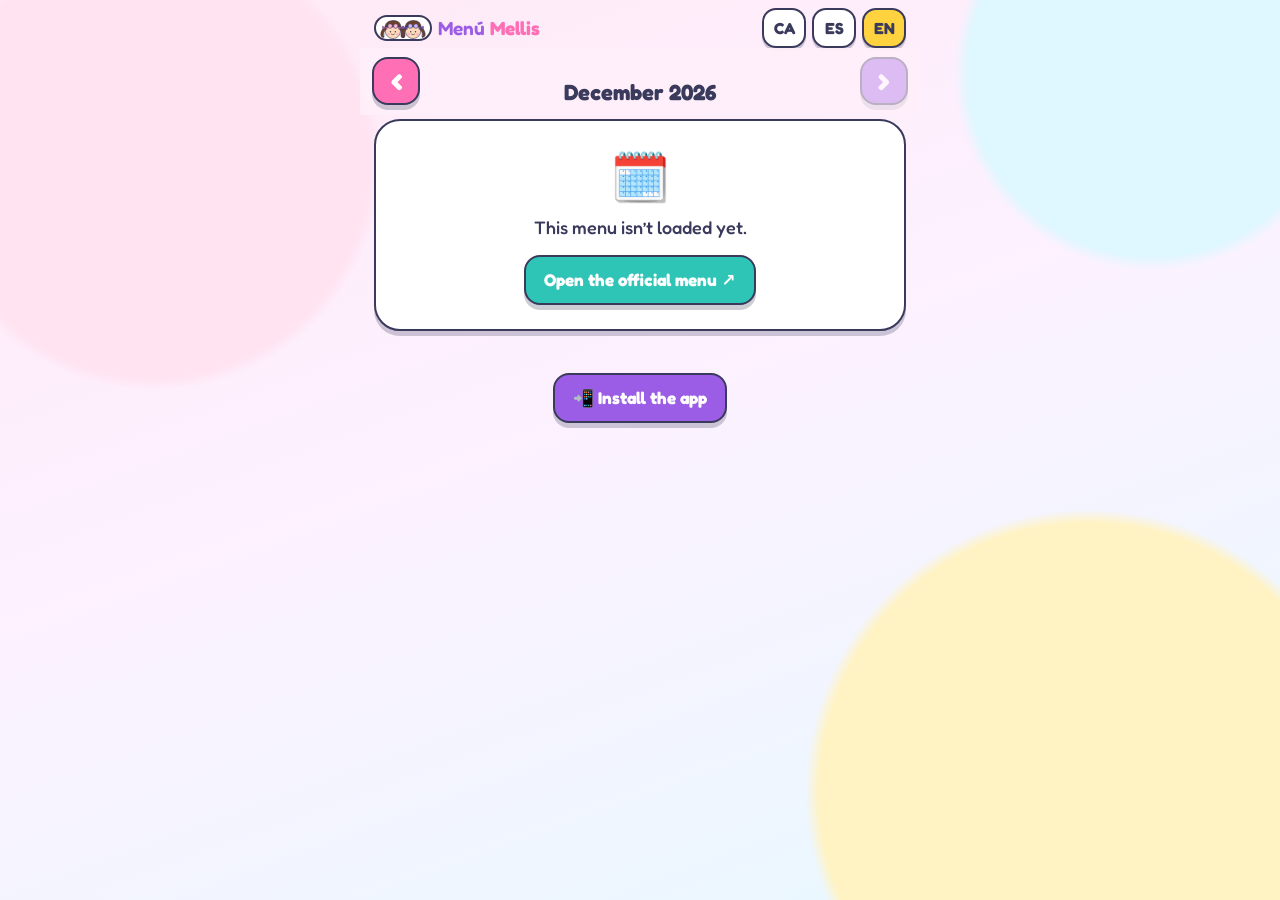
<file: index.html>
<!doctype html>
<html lang="ca">
<head>
  <meta charset="utf-8">
  <meta name="viewport" content="width=device-width, initial-scale=1, viewport-fit=cover">
  <meta name="color-scheme" content="light dark">
  <meta name="theme-color" content="#ffe9f5" media="(prefers-color-scheme: light)">
  <meta name="theme-color" content="#1a1530" media="(prefers-color-scheme: dark)">
  <title>Menú Mellis</title>
  <link rel="icon" href="icons/icon.svg" type="image/svg+xml">
  <link rel="apple-touch-icon" href="icons/apple-touch-icon.png">
  <link rel="manifest" href="manifest.webmanifest">
  <meta name="apple-mobile-web-app-title" content="Menú Mellis">
  <meta name="mobile-web-app-capable" content="yes">
  <link rel="preconnect" href="https://fonts.googleapis.com">
  <link rel="preconnect" href="https://fonts.gstatic.com" crossorigin>
  <link rel="stylesheet" href="https://fonts.googleapis.com/css2?family=Fredoka:wght@400..700&display=swap">
  <link rel="stylesheet" href="style.css">
</head>
<body>
  <header class="top">
    <span class="brand"><span>Menú <b>Mellis</b></span></span>
    <div class="langs" role="group" aria-label="Language">
      <button data-lang="ca">CA</button><button data-lang="es">ES</button><button data-lang="en">EN</button>
    </div>
  </header>

  <nav class="daybar">
    <button class="arrow" id="prev" aria-label="Previous day">‹</button>
    <div class="daytitle">
      <span class="rel" id="rel"></span>
      <span class="date" id="date"></span>
    </div>
    <button class="arrow" id="next" aria-label="Next day">›</button>
  </nav>

  <main id="day" aria-live="polite"></main>

  <footer class="foot" id="foot"></footer>

  <div class="actions">
    <div class="row">
      <button class="btn share-btn" id="shareBtn" type="button" hidden></button>
      <button class="btn install-btn" id="installBtn" type="button" hidden></button>
    </div>
    <p class="share-done" id="shareDone" hidden></p>
    <p class="install-help" id="installHelp" hidden></p>
  </div>

  <script src="app.js"></script>
</body>
</html>
</file>
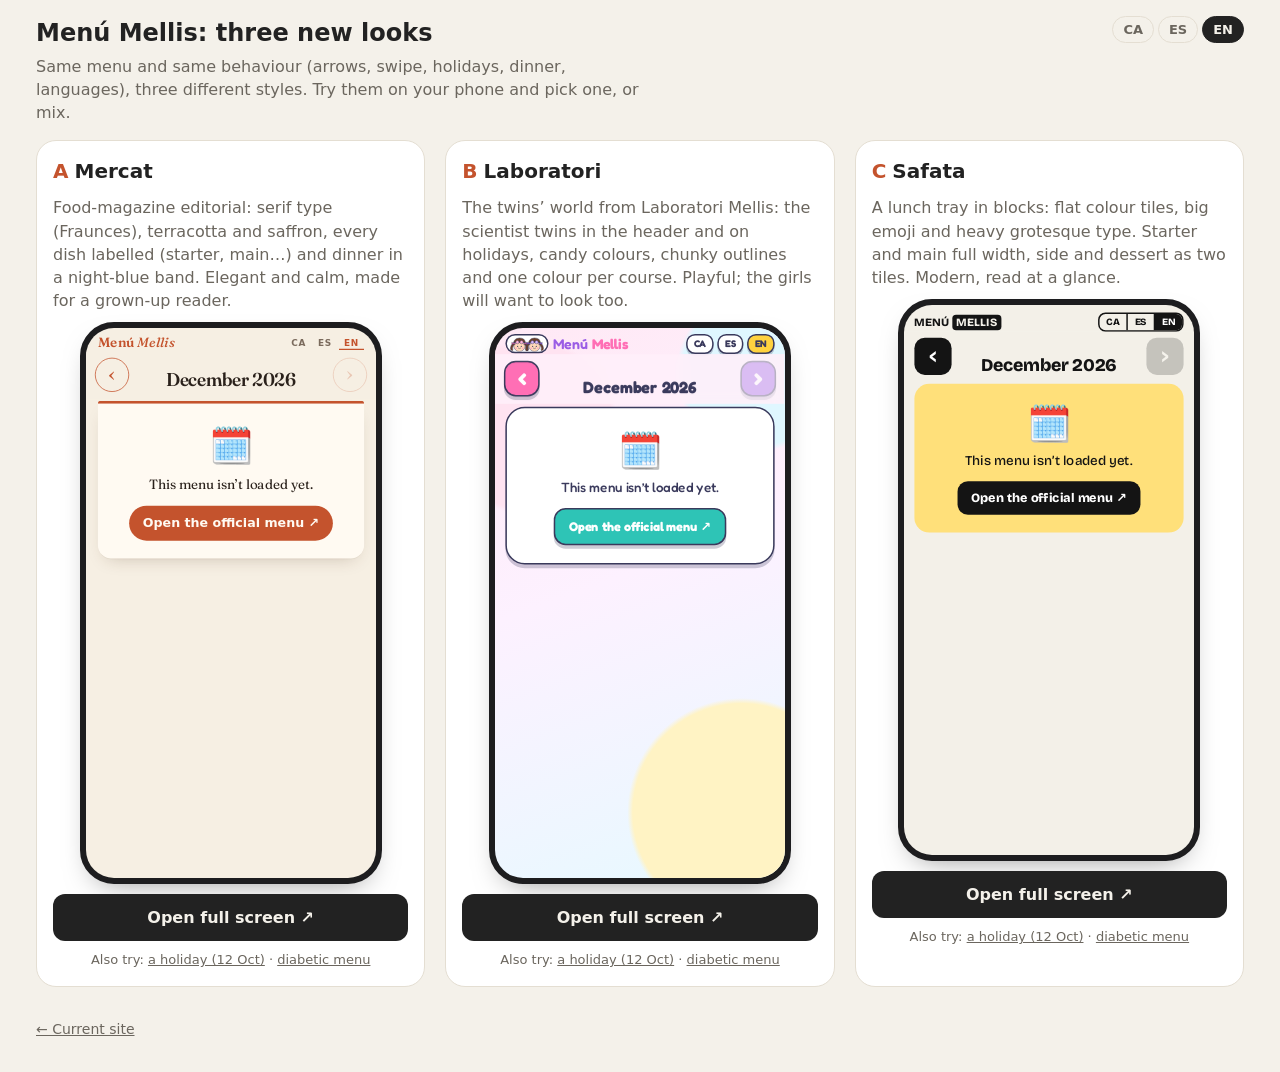
<file: designs/index.html>
<!doctype html>
<html lang="ca">
<head>
  <meta charset="utf-8">
  <meta name="viewport" content="width=device-width, initial-scale=1, viewport-fit=cover">
  <meta name="color-scheme" content="light dark">
  <title>Menú Mellis · Designs</title>
  <link rel="icon" href="data:image/svg+xml,<svg xmlns='http://www.w3.org/2000/svg' viewBox='0 0 100 100'><text y='.9em' font-size='90'>🎨</text></svg>">
  <style>
    :root { --bg: #f4f1ea; --card: #fff; --ink: #222; --muted: #6b665e; --line: #e4ded2; --accent: #c4532d; }
    @media (prefers-color-scheme: dark) {
      :root:not([data-theme="light"]) { --bg: #151413; --card: #211f1c; --ink: #f0ece4; --muted: #a39d91; --line: #35322c; --accent: #f08a5d; }
    }
    :root[data-theme="dark"] { --bg: #151413; --card: #211f1c; --ink: #f0ece4; --muted: #a39d91; --line: #35322c; --accent: #f08a5d; }
    * { box-sizing: border-box; }
    body { margin: 0; background: var(--bg); color: var(--ink); font: 16px/1.45 system-ui, -apple-system, "Segoe UI", Roboto, sans-serif; overflow-x: hidden; }
    header { max-width: 1240px; margin: 0 auto; padding: calc(16px + env(safe-area-inset-top)) 16px 4px; display: flex; gap: 12px; align-items: flex-start; justify-content: space-between; }
    h1 { margin: 0; font-size: 24px; }
    header p { margin: 4px 0 0; color: var(--muted); max-width: 60ch; }
    .langs { display: flex; gap: 4px; flex: none; }
    .langs button { font: 600 13px/1 system-ui; border: 1px solid var(--line); background: transparent; color: var(--muted); border-radius: 999px; padding: 6px 10px; cursor: pointer; }
    .langs button.active { background: var(--ink); color: var(--bg); border-color: var(--ink); }
    .grid { max-width: 1240px; margin: 0 auto; padding: 12px 16px 32px; display: grid; gap: 20px; grid-template-columns: repeat(auto-fit, minmax(min(100%, 340px), 1fr)); }
    .opt { background: var(--card); border: 1px solid var(--line); border-radius: 20px; padding: 16px; display: flex; flex-direction: column; gap: 10px; min-width: 0; }
    .opt h2 { margin: 0; font-size: 20px; }
    .opt h2 span { color: var(--accent); margin-right: 6px; }
    .opt p { margin: 0; color: var(--muted); }
    .phone { align-self: center; width: 302px; height: 562px; border-radius: 34px; border: 6px solid #1d1d1f; overflow: hidden; background: #1d1d1f; box-shadow: 0 12px 30px -16px rgb(0 0 0 / 50%); }
    .phone iframe { width: 390px; height: 740px; border: 0; transform: scale(.7436); transform-origin: 0 0; display: block; border-radius: 28px; }
    .go { align-self: stretch; text-align: center; padding: 12px; border-radius: 12px; background: var(--ink); color: var(--bg); font-weight: 700; text-decoration: none; }
    .tries { font-size: 13px; color: var(--muted); text-align: center; }
    .tries a { color: inherit; }
    @media (max-width: 420px) { .phone { display: none; } header { flex-direction: column-reverse; } .langs { align-self: flex-end; } h1 { font-size: 21px; } }
    footer { max-width: 1240px; margin: 0 auto; padding: 0 16px 32px; color: var(--muted); font-size: 14px; }
    footer a { color: inherit; }
  </style>
</head>
<body>
  <header>
    <div>
      <h1 data-t="title"></h1>
      <p data-t="intro"></p>
    </div>
    <div class="langs" role="group" aria-label="Language">
      <button data-lang="ca">CA</button><button data-lang="es">ES</button><button data-lang="en">EN</button>
    </div>
  </header>
  <main class="grid" id="grid"></main>
  <footer><a href="../" data-t="live"></a></footer>
  <script>
    const LANGS = ['ca', 'es', 'en'];
    const TEXT = {
      title: { ca: 'Menú Mellis: tres looks nous', es: 'Menú Mellis: tres looks nuevos', en: 'Menú Mellis: three new looks' },
      intro: {
        ca: 'El mateix menú i el mateix funcionament (fletxes, lliscar, festius, sopar, idiomes), tres estils diferents. Prova’ls al mòbil i tria’n un, o barreja.',
        es: 'El mismo menú y el mismo funcionamiento (flechas, deslizar, festivos, cena, idiomas), tres estilos distintos. Pruébalos en el móvil y elige uno, o mezcla.',
        en: 'Same menu and same behaviour (arrows, swipe, holidays, dinner, languages), three different styles. Try them on your phone and pick one, or mix.',
      },
      open: { ca: 'Obre a pantalla completa', es: 'Abrir a pantalla completa', en: 'Open full screen' },
      tries: { ca: 'Prova també:', es: 'Prueba también:', en: 'Also try:' },
      holiday: { ca: 'un festiu (12 oct.)', es: 'un festivo (12 oct.)', en: 'a holiday (12 Oct)' },
      diabetic: { ca: 'menú diabètic', es: 'menú diabético', en: 'diabetic menu' },
      live: { ca: '← Web actual', es: '← Web actual', en: '← Current site' },
    };
    const DESIGNS = [
      { id: 'a-mercat', letter: 'A', name: 'Mercat',
        text: {
          ca: 'Editorial de revista de cuina: tipografia amb serifa (Fraunces), terracota i safrà, cada plat amb la seva etiqueta (primer, segon…) i el sopar en una banda blau nit. Elegant i tranquil, pensat per a un adult.',
          es: 'Editorial de revista de cocina: tipografía con serifa (Fraunces), terracota y azafrán, cada plato con su etiqueta (primero, segundo…) y la cena en una banda azul noche. Elegante y tranquilo, pensado para un adulto.',
          en: 'Food-magazine editorial: serif type (Fraunces), terracotta and saffron, every dish labelled (starter, main…) and dinner in a night-blue band. Elegant and calm, made for a grown-up reader.',
        } },
      { id: 'b-laboratori', letter: 'B', name: 'Laboratori',
        text: {
          ca: 'El món de les mellis del Laboratori Mellis: les bessones científiques a la capçalera i als festius, colors de llaminadura, vores gruixudes i un color per plat. Divertit; les nenes també el voldran mirar.',
          es: 'El mundo de las mellis del Laboratori Mellis: las gemelas científicas en la cabecera y en los festivos, colores de chuche, bordes gruesos y un color por plato. Divertido; las niñas también querrán mirarlo.',
          en: 'The twins’ world from Laboratori Mellis: the scientist twins in the header and on holidays, candy colours, chunky outlines and one colour per course. Playful; the girls will want to look too.',
        } },
      { id: 'c-safata', letter: 'C', name: 'Safata',
        text: {
          ca: 'Una safata de dinar en blocs: rajoles de colors plans, emojis grans i lletra grotesca gruixuda. Primer i segon a tota amplada, guarnició i postres en dues peces. Modern, es llegeix d’un cop d’ull.',
          es: 'Una bandeja de comida en bloques: baldosas de colores planos, emojis grandes y letra grotesca gruesa. Primero y segundo a todo el ancho, guarnición y postre en dos piezas. Moderno, se lee de un vistazo.',
          en: 'A lunch tray in blocks: flat colour tiles, big emoji and heavy grotesque type. Starter and main full width, side and dessert as two tiles. Modern, read at a glance.',
        } },
    ];
    const params = new URLSearchParams(location.search);
    if (['light', 'dark'].includes(params.get('theme'))) document.documentElement.dataset.theme = params.get('theme');
    const menu = params.get('menu');
    const store = { get(k) { try { return localStorage.getItem(k); } catch { return null; } }, set(k, v) { try { localStorage.setItem(k, v); } catch {} } };
    const guess = (navigator.language || '').slice(0, 2);
    let lang = LANGS.includes(params.get('lang')) ? params.get('lang') : LANGS.includes(store.get('menu-mellis.lang')) ? store.get('menu-mellis.lang') : LANGS.includes(guess) ? guess : 'ca';
    const t = (o) => o[lang] || o.ca;
    const link = (id, extra = {}) => {
      const q = new URLSearchParams({ ...(menu ? { menu } : {}), ...extra });
      const s = q.toString();
      return `${id}/${s ? `?${s}` : ''}`;
    };
    function render() {
      document.documentElement.lang = lang;
      document.querySelectorAll('[data-t]').forEach((n) => { n.textContent = t(TEXT[n.dataset.t]); });
      document.querySelectorAll('.langs button').forEach((b) => b.classList.toggle('active', b.dataset.lang === lang));
      document.getElementById('grid').innerHTML = DESIGNS.map((d) => `
        <article class="opt">
          <h2><span>${d.letter}</span>${d.name}</h2>
          <p>${t(d.text)}</p>
          <div class="phone"><iframe src="${link(d.id, { lang })}" title="${d.name}" loading="lazy"></iframe></div>
          <a class="go" href="${link(d.id)}">${t(TEXT.open)} ↗</a>
          <div class="tries">${t(TEXT.tries)} <a href="${link(d.id, { date: '2026-10-12' })}">${t(TEXT.holiday)}</a> · <a href="${link(d.id, { menu: 'diabetic-6r' })}">${t(TEXT.diabetic)}</a></div>
        </article>`).join('');
    }
    document.querySelector('.langs').addEventListener('click', (e) => {
      const b = e.target.closest('button[data-lang]');
      if (!b) return;
      lang = b.dataset.lang; store.set('menu-mellis.lang', lang); render();
    });
    render();
  </script>
</body>
</html>
</file>
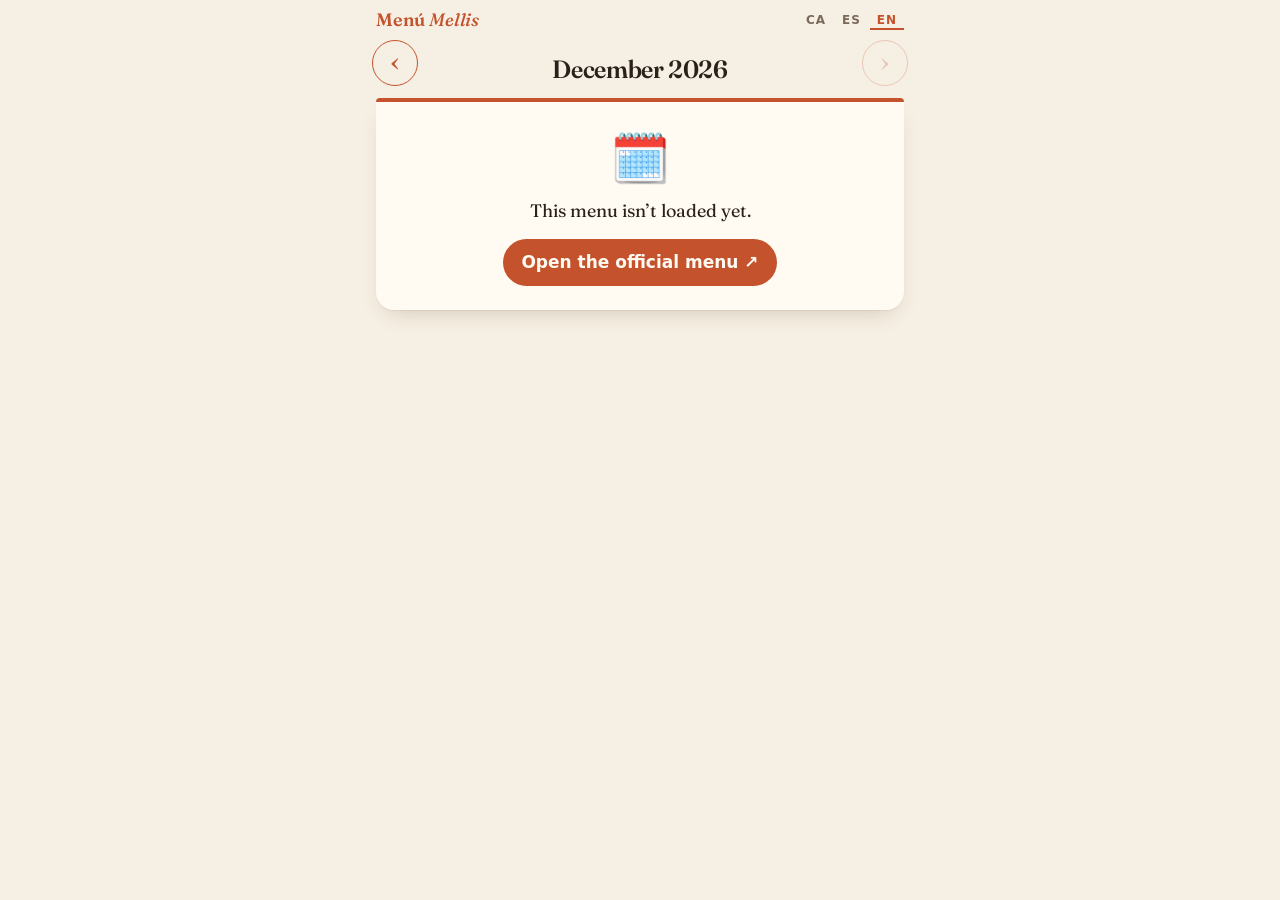
<file: designs/a-mercat/index.html>
<!doctype html>
<html lang="ca">
<head>
  <meta charset="utf-8">
  <meta name="viewport" content="width=device-width, initial-scale=1, viewport-fit=cover">
  <meta name="color-scheme" content="light dark">
  <meta name="theme-color" content="#f6efe3" media="(prefers-color-scheme: light)">
  <meta name="theme-color" content="#1c1714" media="(prefers-color-scheme: dark)">
  <title>Menú Mellis · Mercat</title>
  <link rel="icon" href="data:image/svg+xml,<svg xmlns='http://www.w3.org/2000/svg' viewBox='0 0 100 100'><text y='.9em' font-size='90'>🍽️</text></svg>">
  <link rel="preconnect" href="https://fonts.googleapis.com">
  <link rel="preconnect" href="https://fonts.gstatic.com" crossorigin>
  <link rel="stylesheet" href="https://fonts.googleapis.com/css2?family=Fraunces:ital,opsz,wght@0,9..144,400..700;1,9..144,400..600&display=swap">
  <link rel="stylesheet" href="style.css">
</head>
<body>
  <header class="top">
    <span class="brand">Menú <em>Mellis</em></span>
    <div class="langs" role="group" aria-label="Language">
      <button data-lang="ca">CA</button><button data-lang="es">ES</button><button data-lang="en">EN</button>
    </div>
  </header>

  <nav class="daybar">
    <button class="arrow" id="prev" aria-label="Previous day">‹</button>
    <div class="daytitle">
      <span class="rel" id="rel"></span>
      <span class="date" id="date"></span>
    </div>
    <button class="arrow" id="next" aria-label="Next day">›</button>
  </nav>

  <main id="day" aria-live="polite"></main>

  <footer class="foot" id="foot"></footer>

  <script src="app.js"></script>
</body>
</html>
</file>
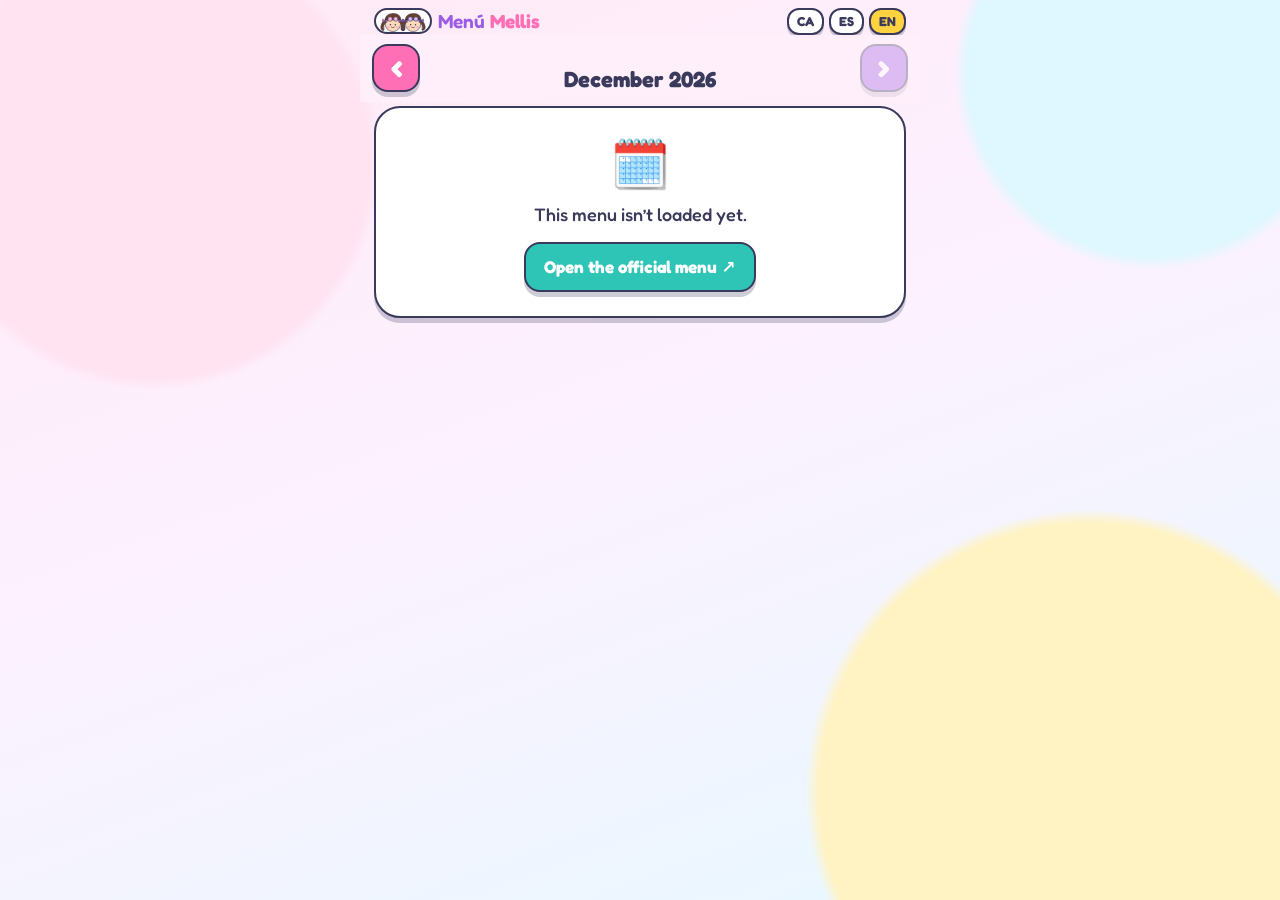
<file: designs/b-laboratori/index.html>
<!doctype html>
<html lang="ca">
<head>
  <meta charset="utf-8">
  <meta name="viewport" content="width=device-width, initial-scale=1, viewport-fit=cover">
  <meta name="color-scheme" content="light dark">
  <meta name="theme-color" content="#ffe9f5" media="(prefers-color-scheme: light)">
  <meta name="theme-color" content="#1a1530" media="(prefers-color-scheme: dark)">
  <title>Menú Mellis · Laboratori</title>
  <link rel="icon" href="data:image/svg+xml,<svg xmlns='http://www.w3.org/2000/svg' viewBox='0 0 100 100'><text y='.9em' font-size='90'>🍽️</text></svg>">
  <link rel="preconnect" href="https://fonts.googleapis.com">
  <link rel="preconnect" href="https://fonts.gstatic.com" crossorigin>
  <link rel="stylesheet" href="https://fonts.googleapis.com/css2?family=Fredoka:wght@400..700&display=swap">
  <link rel="stylesheet" href="style.css">
</head>
<body>
  <header class="top">
    <span class="brand"><span>Menú <b>Mellis</b></span></span>
    <div class="langs" role="group" aria-label="Language">
      <button data-lang="ca">CA</button><button data-lang="es">ES</button><button data-lang="en">EN</button>
    </div>
  </header>

  <nav class="daybar">
    <button class="arrow" id="prev" aria-label="Previous day">‹</button>
    <div class="daytitle">
      <span class="rel" id="rel"></span>
      <span class="date" id="date"></span>
    </div>
    <button class="arrow" id="next" aria-label="Next day">›</button>
  </nav>

  <main id="day" aria-live="polite"></main>

  <footer class="foot" id="foot"></footer>

  <script src="app.js"></script>
</body>
</html>
</file>
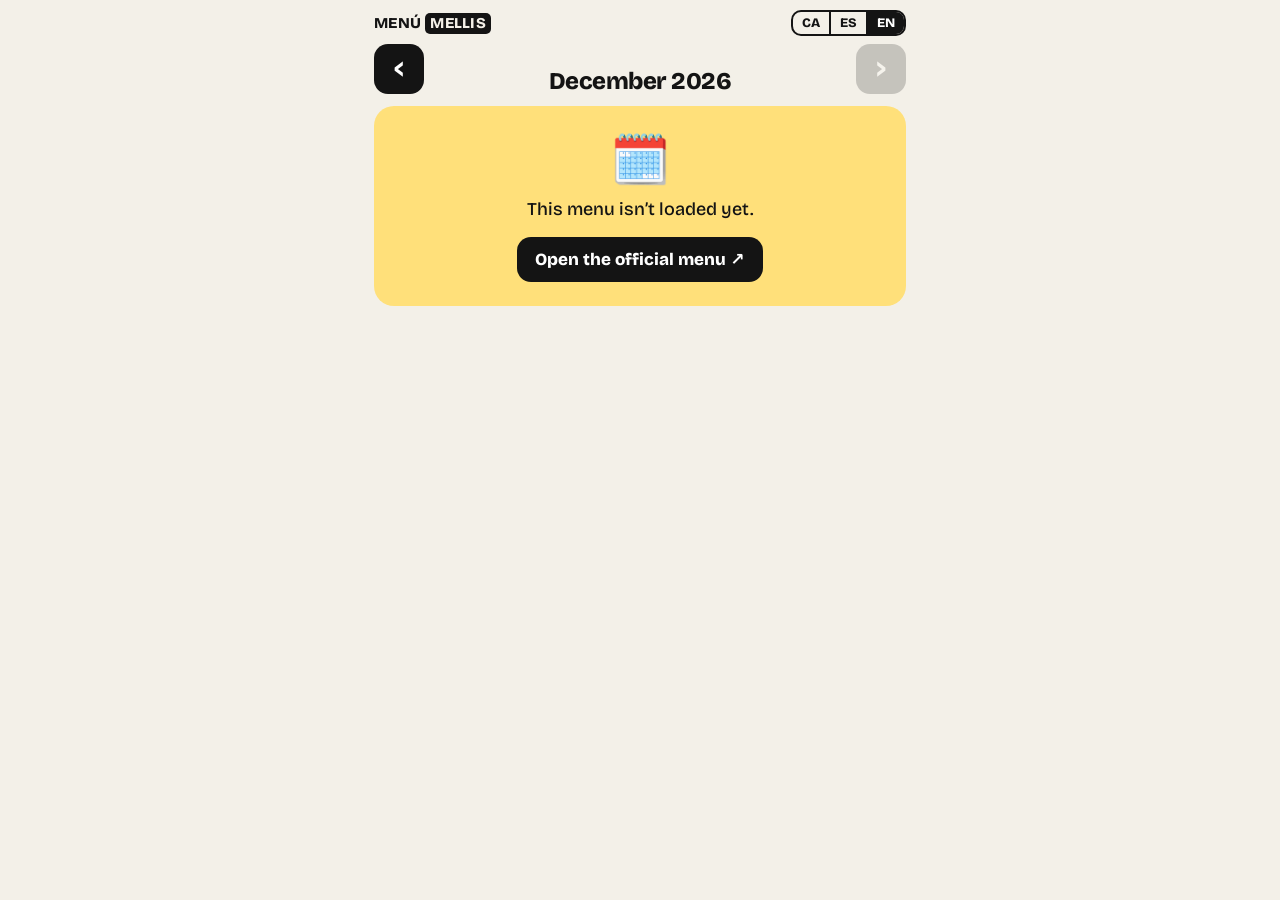
<file: designs/c-safata/index.html>
<!doctype html>
<html lang="ca">
<head>
  <meta charset="utf-8">
  <meta name="viewport" content="width=device-width, initial-scale=1, viewport-fit=cover">
  <meta name="color-scheme" content="light dark">
  <meta name="theme-color" content="#f3f0e8" media="(prefers-color-scheme: light)">
  <meta name="theme-color" content="#111111" media="(prefers-color-scheme: dark)">
  <title>Menú Mellis · Safata</title>
  <link rel="icon" href="data:image/svg+xml,<svg xmlns='http://www.w3.org/2000/svg' viewBox='0 0 100 100'><text y='.9em' font-size='90'>🍽️</text></svg>">
  <link rel="preconnect" href="https://fonts.googleapis.com">
  <link rel="preconnect" href="https://fonts.gstatic.com" crossorigin>
  <link rel="stylesheet" href="https://fonts.googleapis.com/css2?family=Bricolage+Grotesque:opsz,wght@12..96,400..800&display=swap">
  <link rel="stylesheet" href="style.css">
</head>
<body>
  <header class="top">
    <span class="brand">MENÚ<b>MELLIS</b></span>
    <div class="langs" role="group" aria-label="Language">
      <button data-lang="ca">CA</button><button data-lang="es">ES</button><button data-lang="en">EN</button>
    </div>
  </header>

  <nav class="daybar">
    <button class="arrow" id="prev" aria-label="Previous day">‹</button>
    <div class="daytitle">
      <span class="rel" id="rel"></span>
      <span class="date" id="date"></span>
    </div>
    <button class="arrow" id="next" aria-label="Next day">›</button>
  </nav>

  <main id="day" aria-live="polite"></main>

  <footer class="foot" id="foot"></footer>

  <script src="app.js"></script>
</body>
</html>
</file>
<file: style.css>
/* Menú Mellis — the Mellis twins' candy lab (Fredoka, chunky outlines and drop shadows, one colour per course). */
:root {
  --ink: #3a3a5c;
  --muted: #6e6a8e;
  --card: #ffffff;
  --line: #efe6f7;
  --pink: #ff6fb5;
  --teal: #2ec4b6;
  --yellow: #ffd23f;
  --purple: #9b5de5;
  --orange: #ff9f1c;
  --blue: #3a86ff;
  --c-first: #c9f4ef;
  --c-second: #ffe0bd;
  --c-side: #fff3b8;
  --c-dessert: #ffd6ea;
  --c-bread: #eadcff;
  --edge: #3a3a5c;
  --pop: 0 5px 0 rgb(58 58 92 / 25%);
  --bg:
    radial-gradient(circle at 12% 18%, #ffe3f1 0 16%, transparent 17%),
    radial-gradient(circle at 90% 8%, #dff7ff 0 13%, transparent 14%),
    radial-gradient(circle at 85% 88%, #fff3c4 0 20%, transparent 21%),
    linear-gradient(160deg, #ffe9f5 0%, #fdf1ff 45%, #e6f9ff 100%);
  --bar: rgb(255 240 250 / 88%);
  --night: linear-gradient(150deg, #5b3fa8 0%, #3a3a8c 100%);
  --round: "Fredoka", "Baloo 2", system-ui, -apple-system, sans-serif;
}
@media (prefers-color-scheme: dark) {
  :root:not([data-theme="light"]) {
    --ink: #f3eeff;
    --muted: #b9b1dc;
    --card: #2a2346;
    --line: #3b3360;
    --c-first: #1d4d4a;
    --c-second: #5a3a17;
    --c-side: #4f4518;
    --c-dessert: #5a2442;
    --c-bread: #3d2d66;
    --edge: #0f0b22;
    --pop: 0 5px 0 rgb(0 0 0 / 45%);
    --bg:
      radial-gradient(circle at 12% 18%, rgb(255 111 181 / 14%) 0 16%, transparent 17%),
      radial-gradient(circle at 90% 8%, rgb(46 196 182 / 12%) 0 13%, transparent 14%),
      radial-gradient(circle at 85% 88%, rgb(155 93 229 / 16%) 0 20%, transparent 21%),
      linear-gradient(160deg, #1d1636 0%, #1a1530 50%, #121a33 100%);
    --bar: rgb(26 21 48 / 88%);
    --night: linear-gradient(150deg, #3b2a78 0%, #1f2a5e 100%);
  }
}

* { box-sizing: border-box; }
html { -webkit-text-size-adjust: 100%; }
body {
  margin: 0; min-height: 100vh;
  background: var(--bg); background-attachment: fixed;
  color: var(--ink);
  font: 500 17px/1.3 var(--round);
  overflow-x: hidden;
  padding-bottom: env(safe-area-inset-bottom);
}
button { font: inherit; color: inherit; cursor: pointer; }

.top {
  display: flex; align-items: center; justify-content: space-between; gap: 8px;
  padding: calc(8px + env(safe-area-inset-top)) 14px 0;
  max-width: 560px; margin: 0 auto;
}
.brand { display: flex; align-items: center; gap: 6px; font-size: 19px; font-weight: 600; color: var(--purple); white-space: nowrap; }
.brand b { color: var(--pink); font-weight: 700; }
.brand .twins {
  width: 58px; height: 26px; flex: none;
  background: #fff; border-radius: 999px; border: 2px solid var(--edge); padding: 1px 2px 0;
}
.langs { display: flex; gap: 6px; }
.langs button {
  min-width: 44px; min-height: 40px; padding: 0 8px;
  border: 2px solid var(--edge); background: var(--card); border-radius: 14px;
  font-size: 16px; font-weight: 700; box-shadow: 0 3px 0 rgb(58 58 92 / 25%);
}
.langs button:active { transform: translateY(2px); box-shadow: 0 1px 0 rgb(58 58 92 / 25%); }
.langs button.active { background: var(--yellow); color: #3a3a5c; }

.daybar {
  position: sticky; top: 0; z-index: 2;
  display: flex; align-items: center; gap: 8px;
  padding: 8px 12px 10px;
  background: var(--bar); -webkit-backdrop-filter: blur(8px); backdrop-filter: blur(8px);
  max-width: 560px; margin: 0 auto;
}
.arrow {
  flex: none; width: 48px; height: 48px; border-radius: 16px;
  border: 2.5px solid var(--edge); color: #fff; box-shadow: var(--pop);
  font-size: 32px; font-weight: 700; line-height: 1; padding-bottom: 5px;
  transition: transform .1s;
}
#prev { background: var(--pink); }
#next { background: var(--purple); }
.arrow:active { transform: translateY(3px); box-shadow: 0 2px 0 rgb(58 58 92 / 25%); }
.arrow:disabled { opacity: .35; cursor: default; }
.daytitle { flex: 1; text-align: center; min-width: 0; }
.rel {
  display: inline-block; font-size: 13px; font-weight: 700; letter-spacing: .04em; text-transform: uppercase;
  color: #3a3a5c; background: var(--yellow); padding: 1px 10px; border-radius: 999px;
  transform: rotate(-3deg); min-height: 1.3em;
}
.rel:empty { background: transparent; }
.date { display: block; font-size: 22px; font-weight: 700; line-height: 1.15; margin-top: 2px; }
.date::first-letter { text-transform: uppercase; }

main {
  max-width: 560px; margin: 0 auto; padding: 4px 14px 8px;
  touch-action: pan-y;
}

/* Animations (classes set by animateIn() in app.js). --dx/--dy: where the new day comes from. */
main.from-up { --dx: 0px; --dy: 28px; --rot: 0deg; }
main.from-r { --dx: 70px; --dy: 0px; --rot: 2deg; }
main.from-l { --dx: -70px; --dy: 0px; --rot: -2deg; }
main.anim .card {
  animation: card-in .5s cubic-bezier(.25, 1.4, .45, 1) both;
  animation-delay: calc(var(--c, 0) * 110ms);
}
main.anim .dishes li {
  animation: row-in .45s cubic-bezier(.25, 1.55, .45, 1) both;
  animation-delay: calc(var(--c, 0) * 110ms + 90ms + var(--i, 0) * 70ms);
}
main.anim .dishes .e {
  animation: pop .6s cubic-bezier(.3, 1.6, .5, 1) both;
  animation-delay: calc(var(--c, 0) * 110ms + 160ms + var(--i, 0) * 70ms);
}
main.from-up .card h2 > span:first-child { display: inline-block; animation: wiggle .7s ease-in-out .5s; }
@keyframes card-in { from { opacity: 0; transform: translate(var(--dx), var(--dy)) rotate(var(--rot)) scale(.94); } }
@keyframes row-in { from { opacity: 0; transform: translate(calc(var(--dx) * .6), calc(var(--dy) * .6)) scale(.85); } }
@keyframes pop {
  0% { transform: scale(0) rotate(-40deg); }
  70% { transform: scale(1.18) rotate(8deg); }
  100% { transform: none; }
}
@keyframes wiggle { 20%, 60% { transform: rotate(-12deg); } 40%, 80% { transform: rotate(12deg); } }
.rel.tick { animation: sticker .5s cubic-bezier(.3, 1.8, .5, 1) both; }
.date.tick { animation: date-in .35s ease-out both; }
@keyframes sticker { from { transform: rotate(-3deg) scale(0); } to { transform: rotate(-3deg) scale(1); } }
@keyframes date-in { from { opacity: 0; transform: translateY(6px); } }
.brand .twins { cursor: pointer; transform-origin: 50% 90%; animation: wiggle .8s ease-in-out .3s; }
.brand .twins.wiggle { animation: wiggle .6s ease-in-out; }

.card {
  background: var(--card); border: 2.5px solid var(--edge); border-radius: 26px; box-shadow: var(--pop);
  padding: 10px 12px 8px; margin-bottom: 14px;
}
.card h2 { margin: 0 4px 6px; font-size: 16px; font-weight: 700; color: var(--purple); }

.dishes { list-style: none; margin: 0; padding: 0; display: grid; gap: 6px; }
.dishes li {
  display: flex; gap: 10px; align-items: center;
  padding: 6px 10px 6px 6px; border-radius: 18px; background: var(--c-first);
}
.dishes li.second { background: var(--c-second); }
.dishes li.side { background: var(--c-side); }
.dishes li.dessert { background: var(--c-dessert); }
.dishes li.bread { background: var(--c-bread); }
.dishes .e {
  flex: none; width: 42px; height: 42px; border-radius: 50%;
  display: grid; place-items: center; font-size: 24px;
  background: var(--card); border: 2px solid var(--edge);
}
.dishes .t { min-width: 0; }
.dishes .name { display: block; font-size: 18px; font-weight: 600; line-height: 1.2; }
.dishes small { display: block; font-size: 13.5px; font-weight: 500; color: var(--muted); margin-top: 1px; }
.dishes li.dessert .name, .dishes li.bread .name { font-size: 16.5px; font-weight: 500; }

.card.dinner {
  background: var(--night); color: #fff; position: relative; overflow: hidden;
}
.card.dinner::before {
  content: ""; position: absolute; inset: 0; pointer-events: none; opacity: .8;
  animation: twinkle 2.6s ease-in-out infinite alternate;
  background:
    radial-gradient(circle at 82% 22%, #fff 0 1.5px, transparent 2.5px),
    radial-gradient(circle at 92% 60%, #fff 0 1px, transparent 2px),
    radial-gradient(circle at 70% 12%, #ffd23f 0 1.5px, transparent 2.5px),
    radial-gradient(circle at 60% 80%, #fff 0 1px, transparent 2px);
}
.card.dinner h2 { color: var(--yellow); position: relative; }
.card.dinner .dishes li { background: rgb(255 255 255 / 12%); padding: 4px 10px 4px 4px; position: relative; }
.card.dinner .e { width: 36px; height: 36px; font-size: 19px; background: rgb(255 255 255 / 92%); }
.card.dinner .name { font-size: 16px; font-weight: 500; }
@keyframes twinkle { from { opacity: .35; } to { opacity: 1; } }
.card .from { margin: 6px 4px 2px; font-size: 13px; color: rgb(255 255 255 / 75%); position: relative; }

.closed { text-align: center; padding: 14px 16px 18px; position: relative; overflow: hidden; }
.confetti { position: absolute; inset: 0; pointer-events: none; }
.confetti i {
  position: absolute; top: -14px; left: var(--x); width: 8px; height: 13px; border-radius: 2px;
  background: var(--pink); opacity: 0; transform: rotate(var(--r));
  animation: confetti 1.9s cubic-bezier(.3, .5, .6, 1) var(--d) forwards;
}
.confetti i:nth-child(4n+1) { background: var(--teal); }
.confetti i:nth-child(4n+2) { background: var(--yellow); border-radius: 50%; width: 9px; height: 9px; }
.confetti i:nth-child(4n+3) { background: var(--purple); }
@keyframes confetti {
  0% { opacity: 1; transform: translateY(0) rotate(var(--r)); }
  85% { opacity: 1; }
  100% { opacity: 0; transform: translateY(300px) translateX(20px) rotate(calc(var(--r) + 540deg)); }
}
.closed .art {
  width: 210px; max-width: 70%; margin: 0 auto 6px; padding: 10px 10px 0;
  background: radial-gradient(circle at 50% 60%, #fff3c4 0 55%, transparent 56%);
}
.closed.holiday .art { animation: hop 1.6s ease-in-out infinite; }
@keyframes hop { 50% { transform: translateY(-6px); } }
.closed .twins { display: block; width: 100%; }
.card.closed h2 { font-size: 34px; color: var(--pink); margin: 0; }
.closed p { margin: 2px 0 0; font-size: 18px; color: var(--muted); }

.missing { text-align: center; padding: 24px 16px; }
.missing .big { font-size: 48px; }
.missing p { font-size: 18px; margin: 8px 0 16px; }
.btn {
  display: inline-block; padding: 12px 18px; border-radius: 16px; border: 2.5px solid var(--edge); box-shadow: var(--pop);
  background: var(--teal); color: #fff; font-weight: 700; text-decoration: none;
}

.foot {
  max-width: 560px; margin: 0 auto; padding: 0 16px 20px;
  font-size: 13px; color: var(--muted); text-align: center;
}
.foot a { color: inherit; }

.actions { max-width: 560px; margin: 0 auto; padding: 0 16px calc(24px + env(safe-area-inset-bottom)); text-align: center; }
.actions .row { display: flex; flex-wrap: wrap; justify-content: center; gap: 10px; }
.actions [hidden], .install-help[hidden] { display: none; }
.actions .btn { font: inherit; font-weight: 700; cursor: pointer; }
.actions .btn:active { transform: translateY(3px); box-shadow: 0 2px 0 rgb(58 58 92 / 25%); }
.share-btn { background: var(--pink); }
.install-btn { background: var(--purple); }
.share-done { margin: 10px 0 0; font-size: 14px; color: var(--muted); }
.install-help { margin: 12px auto 0; max-width: 340px; font-size: 14px; color: var(--muted); }

@media (prefers-reduced-motion: reduce) {
  *, *::before, *::after { animation: none !important; transition: none !important; }
  .confetti { display: none; }
}

/* Short phones (320×568 and similar): tighter so lunch fits on the first screen */
@media (max-height: 700px) {
  .top { padding-top: calc(5px + env(safe-area-inset-top)); }
  .brand { font-size: 17px; }
  .brand .twins { width: 50px; height: 22px; }
  .daybar { padding: 5px 12px 7px; }
  .arrow { width: 42px; height: 42px; font-size: 28px; border-radius: 14px; }
  .date { font-size: 19px; }
  .card { padding: 8px 10px 6px; margin-bottom: 12px; border-radius: 22px; }
  .card h2 { font-size: 15px; margin-bottom: 5px; }
  .dishes { gap: 5px; }
  .dishes li { padding: 4px 8px 4px 4px; gap: 8px; border-radius: 16px; }
  .dishes .e { width: 34px; height: 34px; font-size: 19px; }
  .dishes .name { font-size: 16.5px; }
  .dishes li.dessert .name, .dishes li.bread .name { font-size: 15.5px; }
  .closed .art { width: 170px; }
}
</file>
<file: designs/a-mercat/style.css>
/* Design A — "Mercat": warm editorial, food-magazine typography (Fraunces), terracotta + saffron, ink-blue night. */
:root {
  --bg: #f6efe3;
  --paper: #fffaf2;
  --ink: #2a211b;
  --muted: #7a6a5c;
  --line: #eadfcd;
  --terra: #c4532d;
  --saffron: #e0a228;
  --chip: #f7e6d3;
  --night-bg: #22305a;
  --night-ink: #f4ecdf;
  --night-muted: #b9c0dc;
  --shadow: 0 1px 0 rgb(80 50 20 / 6%), 0 10px 24px -12px rgb(80 50 20 / 28%);
  --serif: "Fraunces", Georgia, "Times New Roman", serif;
  --sans: system-ui, -apple-system, "Segoe UI", Roboto, sans-serif;
}
@media (prefers-color-scheme: dark) {
  :root:not([data-theme="light"]) {
    --bg: #1c1714;
    --paper: #28211c;
    --ink: #f3e9dc;
    --muted: #b3a493;
    --line: #3b322a;
    --terra: #f08a5d;
    --saffron: #f2c14e;
    --chip: #3a2b22;
    --night-bg: #1a2240;
    --night-ink: #efe6d8;
    --night-muted: #a6aed0;
    --shadow: none;
  }
}
:root[data-theme="dark"] {
  --bg: #1c1714;
  --paper: #28211c;
  --ink: #f3e9dc;
  --muted: #b3a493;
  --line: #3b322a;
  --terra: #f08a5d;
  --saffron: #f2c14e;
  --chip: #3a2b22;
  --night-bg: #1a2240;
  --night-ink: #efe6d8;
  --night-muted: #a6aed0;
  --shadow: none;
}

* { box-sizing: border-box; }
html { -webkit-text-size-adjust: 100%; }
body {
  margin: 0;
  background: var(--bg);
  color: var(--ink);
  font: 17px/1.35 var(--sans);
  overflow-x: hidden;
  padding-bottom: env(safe-area-inset-bottom);
}
button { font: inherit; color: inherit; cursor: pointer; }

.top {
  display: flex; align-items: center; justify-content: space-between;
  padding: calc(10px + env(safe-area-inset-top)) 16px 2px;
  max-width: 560px; margin: 0 auto;
}
.brand { font: 600 18px/1 var(--serif); letter-spacing: -.01em; color: var(--terra); }
.brand em { font-style: italic; font-weight: 500; }
.langs { display: flex; gap: 2px; }
.langs button {
  border: 0; background: transparent; border-radius: 6px;
  padding: 4px 7px; font: 700 12px/1 var(--sans); letter-spacing: .08em; color: var(--muted);
}
.langs button.active { color: var(--terra); box-shadow: inset 0 -2px 0 var(--terra); border-radius: 0; }

.daybar {
  position: sticky; top: 0; z-index: 2;
  display: flex; align-items: center; gap: 8px;
  padding: 8px 12px 10px; background: var(--bg);
  max-width: 560px; margin: 0 auto;
}
.arrow {
  flex: none; width: 46px; height: 46px; border-radius: 50%;
  border: 1.5px solid var(--terra); background: transparent; color: var(--terra);
  font: 400 30px/1 var(--serif); padding-bottom: 5px;
}
.arrow:active { background: var(--terra); color: var(--paper); }
.arrow:disabled { opacity: .25; cursor: default; }
.daytitle { flex: 1; text-align: center; min-width: 0; }
.rel {
  display: block; font: 700 12px/1.2 var(--sans); letter-spacing: .18em;
  text-transform: uppercase; color: var(--saffron); min-height: 1.2em;
}
.date { display: block; font: 600 25px/1.1 var(--serif); letter-spacing: -.015em; font-variation-settings: "opsz" 72; }
.date::first-letter { text-transform: uppercase; }

main {
  max-width: 560px; margin: 0 auto; padding: 2px 16px 8px;
  touch-action: pan-y;
}
main.slide-l { animation: slide-l .22s ease-out; }
main.slide-r { animation: slide-r .22s ease-out; }
@keyframes slide-l { from { opacity: 0; transform: translateX(24px); } }
@keyframes slide-r { from { opacity: 0; transform: translateX(-24px); } }

.card {
  background: var(--paper); border-radius: 4px 4px 18px 18px; box-shadow: var(--shadow);
  padding: 12px 16px 6px; margin-bottom: 14px;
  border-top: 4px solid var(--terra);
}
.card h2 {
  margin: 0 0 2px; font: italic 500 15px/1.2 var(--serif); color: var(--terra);
  display: flex; align-items: center; gap: 10px;
}
.card h2::after { content: ""; flex: 1; height: 1px; background: var(--line); }

.dishes { list-style: none; margin: 0; padding: 0; }
.dishes li {
  display: flex; gap: 12px; align-items: center;
  padding: 9px 0; border-top: 1px solid var(--line);
}
.dishes li:first-child { border-top: 0; }
.dishes .e {
  flex: none; width: 42px; height: 42px; border-radius: 50%;
  display: grid; place-items: center; font-size: 23px; background: var(--chip);
}
.dishes .t { min-width: 0; }
.dishes .role {
  display: block; font: 700 10.5px/1.3 var(--sans); letter-spacing: .14em; text-transform: uppercase; color: var(--muted);
}
.dishes .name { display: block; font: 500 19px/1.2 var(--serif); letter-spacing: -.005em; }
.dishes small { display: block; font: 13px/1.3 var(--sans); color: var(--terra); margin-top: 2px; }
.dishes li.dessert .name, .dishes li.bread .name { font-size: 17px; font-style: italic; }
.dishes li.dessert .e, .dishes li.bread .e { width: 34px; height: 34px; font-size: 19px; margin: 0 4px; }

.card.dinner {
  background: var(--night-bg); color: var(--night-ink); border-top: 0; border-radius: 18px;
  box-shadow: none; padding-top: 12px;
}
.card.dinner h2 { color: var(--saffron); }
.card.dinner h2::after { background: rgb(255 255 255 / 15%); }
.card.dinner .dishes li { border-color: rgb(255 255 255 / 12%); padding: 7px 0; }
.card.dinner .e { background: rgb(255 255 255 / 10%); width: 36px; height: 36px; font-size: 19px; }
.card.dinner .name { font-size: 16.5px; font-weight: 400; }
.card .from { margin: 2px 0 8px; font: italic 13px/1.3 var(--serif); color: var(--night-muted); }

.closed { text-align: center; padding: 26px 16px 24px; }
.closed .big {
  width: 92px; height: 92px; margin: 0 auto 12px; border-radius: 50%;
  display: grid; place-items: center; font-size: 48px; background: var(--chip);
}
.closed h2 { justify-content: center; font: 600 34px/1.1 var(--serif); color: var(--ink); margin: 0; }
.closed h2::after { display: none; }
.closed p { margin: 6px 0 0; font: italic 18px/1.3 var(--serif); color: var(--muted); }

.missing { text-align: center; padding: 24px 16px; }
.missing .big { font-size: 48px; }
.missing p { font: 18px/1.35 var(--serif); margin: 8px 0 16px; }
.btn {
  display: inline-block; padding: 12px 18px; border-radius: 999px;
  background: var(--terra); color: var(--paper); font-weight: 700; text-decoration: none;
}

.foot {
  max-width: 560px; margin: 0 auto; padding: 0 16px 20px;
  font: italic 13px/1.4 var(--serif); color: var(--muted); text-align: center;
}
.foot a { color: inherit; }

/* Short phones (320×568 and similar): tighter so lunch fits on the first screen */
@media (max-height: 700px) {
  .top { padding-top: calc(6px + env(safe-area-inset-top)); }
  .daybar { padding: 4px 12px 6px; }
  .arrow { width: 40px; height: 40px; font-size: 26px; }
  .date { font-size: 21px; }
  .card { padding: 8px 14px 4px; margin-bottom: 10px; }
  .dishes li { padding: 6px 0; gap: 10px; }
  .dishes .e { width: 34px; height: 34px; font-size: 19px; }
  .dishes li.dessert .e, .dishes li.bread .e { width: 30px; height: 30px; font-size: 16px; margin: 0 2px; }
  .dishes .role { font-size: 9.5px; }
  .dishes .name { font-size: 17px; }
  .dishes li.dessert .name, .dishes li.bread .name { font-size: 15.5px; }
}
</file>
<file: designs/b-laboratori/style.css>
/* Design B — "Laboratori": the Mellis twins' candy lab (Fredoka, chunky outlines and drop shadows, one colour per course). */
:root {
  --ink: #3a3a5c;
  --muted: #6e6a8e;
  --card: #ffffff;
  --line: #efe6f7;
  --pink: #ff6fb5;
  --teal: #2ec4b6;
  --yellow: #ffd23f;
  --purple: #9b5de5;
  --orange: #ff9f1c;
  --blue: #3a86ff;
  --c-first: #c9f4ef;
  --c-second: #ffe0bd;
  --c-side: #fff3b8;
  --c-dessert: #ffd6ea;
  --c-bread: #eadcff;
  --edge: #3a3a5c;
  --pop: 0 5px 0 rgb(58 58 92 / 25%);
  --bg:
    radial-gradient(circle at 12% 18%, #ffe3f1 0 16%, transparent 17%),
    radial-gradient(circle at 90% 8%, #dff7ff 0 13%, transparent 14%),
    radial-gradient(circle at 85% 88%, #fff3c4 0 20%, transparent 21%),
    linear-gradient(160deg, #ffe9f5 0%, #fdf1ff 45%, #e6f9ff 100%);
  --bar: rgb(255 240 250 / 88%);
  --night: linear-gradient(150deg, #5b3fa8 0%, #3a3a8c 100%);
  --round: "Fredoka", "Baloo 2", system-ui, -apple-system, sans-serif;
}
@media (prefers-color-scheme: dark) {
  :root:not([data-theme="light"]) {
    --ink: #f3eeff;
    --muted: #b9b1dc;
    --card: #2a2346;
    --line: #3b3360;
    --c-first: #1d4d4a;
    --c-second: #5a3a17;
    --c-side: #4f4518;
    --c-dessert: #5a2442;
    --c-bread: #3d2d66;
    --edge: #0f0b22;
    --pop: 0 5px 0 rgb(0 0 0 / 45%);
    --bg:
      radial-gradient(circle at 12% 18%, rgb(255 111 181 / 14%) 0 16%, transparent 17%),
      radial-gradient(circle at 90% 8%, rgb(46 196 182 / 12%) 0 13%, transparent 14%),
      radial-gradient(circle at 85% 88%, rgb(155 93 229 / 16%) 0 20%, transparent 21%),
      linear-gradient(160deg, #1d1636 0%, #1a1530 50%, #121a33 100%);
    --bar: rgb(26 21 48 / 88%);
    --night: linear-gradient(150deg, #3b2a78 0%, #1f2a5e 100%);
  }
}
:root[data-theme="dark"] {
  --ink: #f3eeff;
  --muted: #b9b1dc;
  --card: #2a2346;
  --line: #3b3360;
  --c-first: #1d4d4a;
  --c-second: #5a3a17;
  --c-side: #4f4518;
  --c-dessert: #5a2442;
  --c-bread: #3d2d66;
  --edge: #0f0b22;
  --pop: 0 5px 0 rgb(0 0 0 / 45%);
  --bg:
    radial-gradient(circle at 12% 18%, rgb(255 111 181 / 14%) 0 16%, transparent 17%),
    radial-gradient(circle at 90% 8%, rgb(46 196 182 / 12%) 0 13%, transparent 14%),
    radial-gradient(circle at 85% 88%, rgb(155 93 229 / 16%) 0 20%, transparent 21%),
    linear-gradient(160deg, #1d1636 0%, #1a1530 50%, #121a33 100%);
  --bar: rgb(26 21 48 / 88%);
  --night: linear-gradient(150deg, #3b2a78 0%, #1f2a5e 100%);
}

* { box-sizing: border-box; }
html { -webkit-text-size-adjust: 100%; }
body {
  margin: 0; min-height: 100vh;
  background: var(--bg); background-attachment: fixed;
  color: var(--ink);
  font: 500 17px/1.3 var(--round);
  overflow-x: hidden;
  padding-bottom: env(safe-area-inset-bottom);
}
button { font: inherit; color: inherit; cursor: pointer; }

.top {
  display: flex; align-items: center; justify-content: space-between; gap: 8px;
  padding: calc(8px + env(safe-area-inset-top)) 14px 0;
  max-width: 560px; margin: 0 auto;
}
.brand { display: flex; align-items: center; gap: 6px; font-size: 19px; font-weight: 600; color: var(--purple); white-space: nowrap; }
.brand b { color: var(--pink); font-weight: 700; }
.brand .twins {
  width: 58px; height: 26px; flex: none;
  background: #fff; border-radius: 999px; border: 2px solid var(--edge); padding: 1px 2px 0;
}
.langs { display: flex; gap: 5px; }
.langs button {
  border: 2px solid var(--edge); background: var(--card); border-radius: 12px;
  padding: 3px 8px; font-size: 13px; font-weight: 700; box-shadow: 0 3px 0 rgb(58 58 92 / 25%);
}
.langs button.active { background: var(--yellow); color: #3a3a5c; }

.daybar {
  position: sticky; top: 0; z-index: 2;
  display: flex; align-items: center; gap: 8px;
  padding: 8px 12px 10px;
  background: var(--bar); -webkit-backdrop-filter: blur(8px); backdrop-filter: blur(8px);
  max-width: 560px; margin: 0 auto;
}
.arrow {
  flex: none; width: 48px; height: 48px; border-radius: 16px;
  border: 2.5px solid var(--edge); color: #fff; box-shadow: var(--pop);
  font-size: 32px; font-weight: 700; line-height: 1; padding-bottom: 5px;
  transition: transform .1s;
}
#prev { background: var(--pink); }
#next { background: var(--purple); }
.arrow:active { transform: translateY(3px); box-shadow: 0 2px 0 rgb(58 58 92 / 25%); }
.arrow:disabled { opacity: .35; cursor: default; }
.daytitle { flex: 1; text-align: center; min-width: 0; }
.rel {
  display: inline-block; font-size: 13px; font-weight: 700; letter-spacing: .04em; text-transform: uppercase;
  color: #3a3a5c; background: var(--yellow); padding: 1px 10px; border-radius: 999px;
  transform: rotate(-3deg); min-height: 1.3em;
}
.rel:empty { background: transparent; }
.date { display: block; font-size: 22px; font-weight: 700; line-height: 1.15; margin-top: 2px; }
.date::first-letter { text-transform: uppercase; }

main {
  max-width: 560px; margin: 0 auto; padding: 4px 14px 8px;
  touch-action: pan-y;
}
main.slide-l { animation: slide-l .25s cubic-bezier(.3,1.5,.6,1); }
main.slide-r { animation: slide-r .25s cubic-bezier(.3,1.5,.6,1); }
@keyframes slide-l { from { opacity: 0; transform: translateX(30px) rotate(1deg); } }
@keyframes slide-r { from { opacity: 0; transform: translateX(-30px) rotate(-1deg); } }

.card {
  background: var(--card); border: 2.5px solid var(--edge); border-radius: 26px; box-shadow: var(--pop);
  padding: 10px 12px 8px; margin-bottom: 14px;
}
.card h2 { margin: 0 4px 6px; font-size: 16px; font-weight: 700; color: var(--purple); }

.dishes { list-style: none; margin: 0; padding: 0; display: grid; gap: 6px; }
.dishes li {
  display: flex; gap: 10px; align-items: center;
  padding: 6px 10px 6px 6px; border-radius: 18px; background: var(--c-first);
}
.dishes li.second { background: var(--c-second); }
.dishes li.side { background: var(--c-side); }
.dishes li.dessert { background: var(--c-dessert); }
.dishes li.bread { background: var(--c-bread); }
.dishes .e {
  flex: none; width: 42px; height: 42px; border-radius: 50%;
  display: grid; place-items: center; font-size: 24px;
  background: var(--card); border: 2px solid var(--edge);
}
.dishes .t { min-width: 0; }
.dishes .role { display: none; }
.dishes .name { display: block; font-size: 18px; font-weight: 600; line-height: 1.2; }
.dishes small { display: block; font-size: 13.5px; font-weight: 500; color: var(--muted); margin-top: 1px; }
.dishes li.dessert .name, .dishes li.bread .name { font-size: 16.5px; font-weight: 500; }

.card.dinner {
  background: var(--night); color: #fff; position: relative; overflow: hidden;
}
.card.dinner::before {
  content: ""; position: absolute; inset: 0; pointer-events: none; opacity: .8;
  background:
    radial-gradient(circle at 82% 22%, #fff 0 1.5px, transparent 2.5px),
    radial-gradient(circle at 92% 60%, #fff 0 1px, transparent 2px),
    radial-gradient(circle at 70% 12%, #ffd23f 0 1.5px, transparent 2.5px),
    radial-gradient(circle at 60% 80%, #fff 0 1px, transparent 2px);
}
.card.dinner h2 { color: var(--yellow); position: relative; }
.card.dinner .dishes li { background: rgb(255 255 255 / 12%); padding: 4px 10px 4px 4px; position: relative; }
.card.dinner .e { width: 36px; height: 36px; font-size: 19px; background: rgb(255 255 255 / 92%); }
.card.dinner .name { font-size: 16px; font-weight: 500; }
.card .from { margin: 6px 4px 2px; font-size: 13px; color: rgb(255 255 255 / 75%); position: relative; }

.closed { text-align: center; padding: 14px 16px 18px; }
.closed .art {
  width: 210px; max-width: 70%; margin: 0 auto 6px; padding: 10px 10px 0;
  background: radial-gradient(circle at 50% 60%, #fff3c4 0 55%, transparent 56%);
}
.closed.holiday .art { animation: hop 1.6s ease-in-out infinite; }
@keyframes hop { 50% { transform: translateY(-6px); } }
.closed .twins { display: block; width: 100%; }
.card.closed h2 { font-size: 34px; color: var(--pink); margin: 0; }
.closed p { margin: 2px 0 0; font-size: 18px; color: var(--muted); }

.missing { text-align: center; padding: 24px 16px; }
.missing .big { font-size: 48px; }
.missing p { font-size: 18px; margin: 8px 0 16px; }
.btn {
  display: inline-block; padding: 12px 18px; border-radius: 16px; border: 2.5px solid var(--edge); box-shadow: var(--pop);
  background: var(--teal); color: #fff; font-weight: 700; text-decoration: none;
}

.foot {
  max-width: 560px; margin: 0 auto; padding: 0 16px 20px;
  font-size: 13px; color: var(--muted); text-align: center;
}
.foot a { color: inherit; }

@media (prefers-reduced-motion: reduce) {
  .closed.holiday .art, main.slide-l, main.slide-r { animation: none; }
}

/* Short phones (320×568 and similar): tighter so lunch fits on the first screen */
@media (max-height: 700px) {
  .top { padding-top: calc(5px + env(safe-area-inset-top)); }
  .brand { font-size: 17px; }
  .brand .twins { width: 50px; height: 22px; }
  .daybar { padding: 5px 12px 7px; }
  .arrow { width: 42px; height: 42px; font-size: 28px; border-radius: 14px; }
  .date { font-size: 19px; }
  .card { padding: 8px 10px 6px; margin-bottom: 12px; border-radius: 22px; }
  .card h2 { font-size: 15px; margin-bottom: 5px; }
  .dishes { gap: 5px; }
  .dishes li { padding: 4px 8px 4px 4px; gap: 8px; border-radius: 16px; }
  .dishes .e { width: 34px; height: 34px; font-size: 19px; }
  .dishes .name { font-size: 16.5px; }
  .dishes li.dessert .name, .dishes li.bread .name { font-size: 15.5px; }
  .closed .art { width: 170px; }
}
</file>
<file: designs/c-safata/style.css>
/* Design C — "Safata": bold lunch-tray tiles (Bricolage Grotesque), one flat colour block per course, big emoji. */
:root {
  --bg: #f3f0e8;
  --ink: #141414;
  --muted: #5d5a54;
  --solid: #141414;
  --on-solid: #ffffff;
  --t-first: #a6e3bf;
  --t-second: #ffb27d;
  --t-side: #ffe07a;
  --t-dessert: #ffb3cf;
  --t-bread: #e8cfaa;
  --tile-ink: #141414;
  --tile-muted: rgb(20 20 20 / 66%);
  --night: #1f2440;
  --night-ink: #f4f1ff;
  --grot: "Bricolage Grotesque", system-ui, -apple-system, "Segoe UI", Roboto, sans-serif;
}
@media (prefers-color-scheme: dark) {
  :root:not([data-theme="light"]) {
    --bg: #111111;
    --ink: #f5f3ee;
    --muted: #a8a49b;
    --solid: #f5f3ee;
    --on-solid: #111111;
    --t-first: #1e5a3e;
    --t-second: #84401a;
    --t-side: #6a5810;
    --t-dessert: #7a2649;
    --t-bread: #5b4530;
    --tile-ink: #fbf8f2;
    --tile-muted: rgb(251 248 242 / 72%);
    --night: #23294d;
  }
}
:root[data-theme="dark"] {
  --bg: #111111;
  --ink: #f5f3ee;
  --muted: #a8a49b;
  --solid: #f5f3ee;
  --on-solid: #111111;
  --t-first: #1e5a3e;
  --t-second: #84401a;
  --t-side: #6a5810;
  --t-dessert: #7a2649;
  --t-bread: #5b4530;
  --tile-ink: #fbf8f2;
  --tile-muted: rgb(251 248 242 / 72%);
  --night: #23294d;
}

* { box-sizing: border-box; }
html { -webkit-text-size-adjust: 100%; }
body {
  margin: 0;
  background: var(--bg);
  color: var(--ink);
  font: 500 17px/1.25 var(--grot);
  overflow-x: hidden;
  padding-bottom: env(safe-area-inset-bottom);
}
button { font: inherit; color: inherit; cursor: pointer; }
ol { list-style: none; margin: 0; padding: 0; }

.top {
  display: flex; align-items: center; justify-content: space-between;
  padding: calc(10px + env(safe-area-inset-top)) 14px 0;
  max-width: 560px; margin: 0 auto;
}
.brand { font-size: 15px; font-weight: 800; letter-spacing: .02em; }
.brand b { font-weight: 800; color: var(--bg); background: var(--solid); padding: 1px 5px 2px; margin-left: 4px; border-radius: 5px; }
.langs { display: flex; border: 2px solid var(--solid); border-radius: 10px; overflow: hidden; }
.langs button { border: 0; background: transparent; padding: 3px 9px; font-size: 13px; font-weight: 800; }
.langs button + button { border-left: 2px solid var(--solid); }
.langs button.active { background: var(--solid); color: var(--on-solid); }

.daybar {
  position: sticky; top: 0; z-index: 2;
  display: flex; align-items: center; gap: 10px;
  padding: 8px 14px 10px; background: var(--bg);
  max-width: 560px; margin: 0 auto;
}
.arrow {
  flex: none; width: 50px; height: 50px; border-radius: 14px; border: 0;
  background: var(--solid); color: var(--on-solid);
  font: 700 34px/1 system-ui, -apple-system, sans-serif; padding-bottom: 5px;
}
.arrow:active { transform: scale(.94); }
.arrow:disabled { opacity: .2; cursor: default; }
.daytitle { flex: 1; min-width: 0; text-align: center; }
.rel {
  display: inline-block; font-size: 12px; font-weight: 800; letter-spacing: .1em; text-transform: uppercase;
  background: var(--t-side); color: var(--tile-ink); padding: 1px 8px; border-radius: 6px; min-height: 1.3em;
}
.rel:empty { background: transparent; }
.date { display: block; font-size: 24px; font-weight: 800; letter-spacing: -.02em; line-height: 1.05; margin-top: 3px; }
.date::first-letter { text-transform: uppercase; }

main {
  max-width: 560px; margin: 0 auto; padding: 2px 14px 8px;
  touch-action: pan-y;
}
main.slide-l { animation: slide-l .22s ease-out; }
main.slide-r { animation: slide-r .22s ease-out; }
@keyframes slide-l { from { opacity: 0; transform: translateX(24px); } }
@keyframes slide-r { from { opacity: 0; transform: translateX(-24px); } }

.lunch { margin-bottom: 12px; }
.lunch h2, .card h2 {
  margin: 0 2px 6px; font-size: 12px; font-weight: 800; letter-spacing: .12em; text-transform: uppercase; color: var(--muted);
}
.tray { display: grid; gap: 8px; }
.tile {
  display: flex; gap: 12px; align-items: center;
  padding: 12px 14px; border-radius: 20px;
  background: var(--t-first); color: var(--tile-ink);
}
.tile.second { background: var(--t-second); }
.tile.side { background: var(--t-side); }
.tile.dessert { background: var(--t-dessert); }
.tile.bread { background: var(--t-bread); }
.tile .e { flex: none; font-size: 42px; line-height: 1; filter: drop-shadow(0 2px 0 rgb(0 0 0 / 15%)); }
.tile .t { min-width: 0; }
.tile .role { display: block; font-size: 11px; font-weight: 800; letter-spacing: .12em; text-transform: uppercase; color: var(--tile-muted); }
.tile .name { display: block; font-size: 20px; font-weight: 700; letter-spacing: -.01em; line-height: 1.15; }
.tile small { display: block; font-size: 13px; font-weight: 600; color: var(--tile-muted); margin-top: 2px; }

.smalls ol { display: grid; grid-template-columns: 1fr 1fr; gap: 8px; }
.smalls .tile { flex-direction: column; align-items: flex-start; gap: 4px; padding: 10px 12px 11px; }
.smalls .tile .e { font-size: 30px; }
.smalls .tile .name { font-size: 16.5px; }
.smalls .tile:only-child, .smalls .tile:last-child:nth-child(odd):not(:first-child) { grid-column: 1 / -1; flex-direction: row; align-items: center; }

.card { border-radius: 20px; padding: 12px 14px; margin-bottom: 12px; }
.card.dinner { background: var(--night); color: var(--night-ink); }
.card.dinner h2 { color: #ffd76a; }
.dishes { display: grid; gap: 6px; }
.dishes li { display: flex; gap: 10px; align-items: center; }
.dishes .e { flex: none; font-size: 24px; width: 30px; text-align: center; }
.dishes .name { font-size: 16.5px; font-weight: 600; line-height: 1.2; }
.dishes .role { display: none; }
.card .from { margin: 8px 0 0; font-size: 13px; opacity: .7; }

.closed {
  display: grid; place-items: center; text-align: center; gap: 2px;
  padding: 26px 16px 24px; border-radius: 24px; background: var(--t-dessert); color: var(--tile-ink);
}
.closed .big { font-size: 84px; line-height: 1.05; filter: drop-shadow(0 4px 0 rgb(0 0 0 / 15%)); }
.card.closed h2 { margin: 6px 0 0; font-size: 40px; font-weight: 800; letter-spacing: -.03em; text-transform: none; color: inherit; line-height: 1; }
.closed p { margin: 6px 0 0; font-size: 18px; font-weight: 600; color: var(--tile-muted); }

.missing { text-align: center; padding: 24px 16px; background: var(--t-side); color: var(--tile-ink); }
.missing .big { font-size: 48px; }
.missing p { font-size: 18px; margin: 8px 0 16px; }
.btn {
  display: inline-block; padding: 12px 18px; border-radius: 14px;
  background: var(--solid); color: var(--on-solid); font-weight: 800; text-decoration: none;
}

.foot {
  max-width: 560px; margin: 0 auto; padding: 0 16px 20px;
  font-size: 13px; color: var(--muted); text-align: center;
}
.foot a { color: inherit; }

/* Short phones (320×568 and similar): tighter so lunch fits on the first screen */
@media (max-height: 700px) {
  .top { padding-top: calc(6px + env(safe-area-inset-top)); }
  .daybar { padding: 5px 12px 7px; }
  .arrow { width: 44px; height: 44px; font-size: 30px; border-radius: 12px; }
  .date { font-size: 20px; }
  .lunch h2 { margin-bottom: 4px; }
  .tray, .smalls ol { gap: 6px; }
  .tile { padding: 8px 12px; gap: 10px; border-radius: 16px; }
  .tile .e { font-size: 32px; }
  .tile .role { font-size: 10px; }
  .tile .name { font-size: 17px; }
  .smalls .tile { padding: 7px 10px 8px; gap: 2px; }
  .smalls .tile .e { font-size: 24px; }
  .smalls .tile .name { font-size: 15px; }
  .closed .big { font-size: 64px; }
}
</file>
